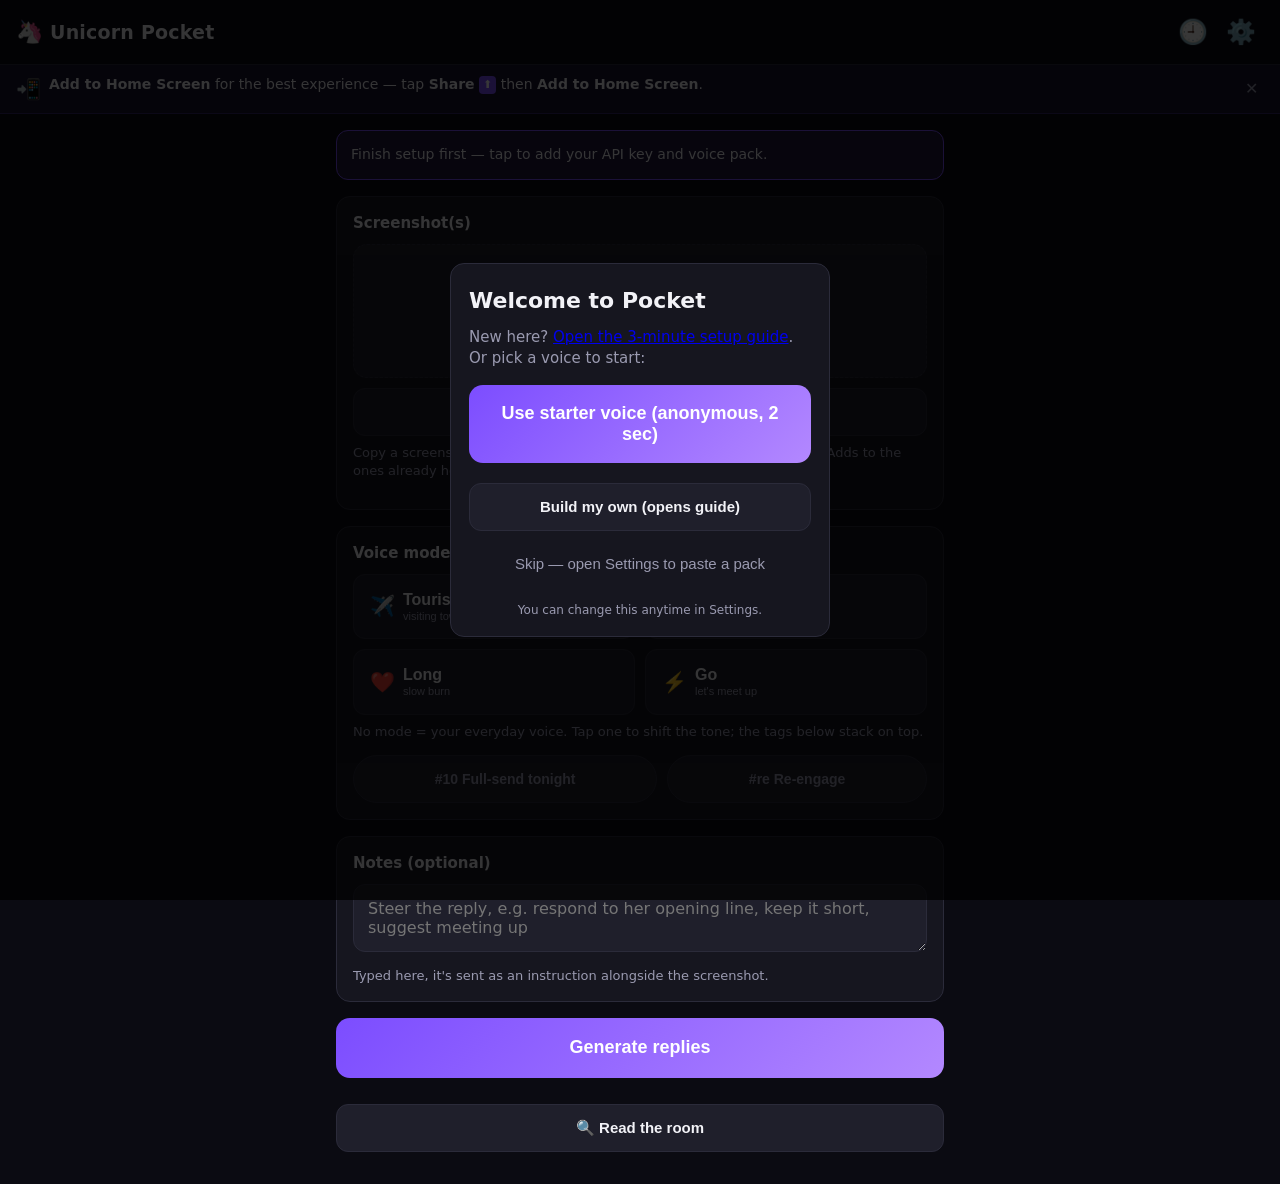
<file: index.html>
<!DOCTYPE html>
<html lang="en">
<head>
  <meta charset="UTF-8" />
  <meta name="viewport" content="width=device-width, initial-scale=1, viewport-fit=cover" />
  <title>Unicorn Pocket</title>

  <!-- Content-Security-Policy (P2, v25): the load-bearing directive is script-src 'self'
       — the app has ZERO inline <script> (only the 3 external src tags at the bottom),
       so this blocks any injected-script execution, which is the real mitigation for
       BYO-key exfil (the key lives in localStorage). connect-src is intentionally broad
       (https:) because the app legitimately fetches USER-SUPPLIED endpoints: the custom
       Worker proxy (any *.workers.dev) and pack URLs via loadPackFromUrl (any https) —
       a stricter allowlist would break those real features. style-src allows 'unsafe-inline'
       because index.html carries a few inline style="" attributes. GitHub Pages can't set
       HTTP headers, so a meta http-equiv is the only available control. -->
  <meta http-equiv="Content-Security-Policy" content="default-src 'self'; script-src 'self'; connect-src 'self' https:; img-src 'self' data: blob:; style-src 'self' 'unsafe-inline'; object-src 'none'; base-uri 'self'; form-action 'none'" />

  <!-- iOS PWA / installability -->
  <meta name="apple-mobile-web-app-capable" content="yes" />
  <meta name="mobile-web-app-capable" content="yes" />
  <meta name="apple-mobile-web-app-status-bar-style" content="black-translucent" />
  <meta name="apple-mobile-web-app-title" content="Unicorn" />
  <meta name="theme-color" content="#0b0b12" />
  <link rel="manifest" href="manifest.webmanifest" />
  <link rel="apple-touch-icon" href="icons/icon-180.png" />
  <link rel="icon" type="image/png" sizes="192x192" href="icons/icon-192.png" />

  <link rel="stylesheet" href="styles.css" />
</head>
<body>
  <header class="topbar">
    <div class="brand"><span class="brand-mark">🦄</span> Unicorn Pocket</div>
    <div class="topbar-actions">
      <button id="navHistory" class="icon-btn" aria-label="History" title="History">🕘</button>
      <button id="navSettings" class="icon-btn" aria-label="Settings" title="Settings">⚙️</button>
    </div>
  </header>

  <!-- First-run modal (v17): shown when no voice pack is configured. Replaces
       the old "open Settings immediately" first-run behaviour with a small
       starter/build/skip choice so testers know which tap unblocks them. -->
  <div id="firstRunModal" class="modal-overlay hidden" role="dialog" aria-modal="true" aria-labelledby="firstRunTitle">
    <div class="modal-card">
      <h2 id="firstRunTitle" class="modal-title">Welcome to Pocket</h2>
      <p class="modal-subtitle">New here? <a href="docs/guide.html?doc=setup" target="_blank" rel="noopener">Open the 3-minute setup guide</a>. Or pick a voice to start:</p>
      <button id="modalUseStarterBtn" class="primary-btn" type="button">Use starter voice (anonymous, 2 sec)</button>
      <button id="modalBuildBtn" class="secondary-btn full" type="button">Build my own (opens guide)</button>
      <button id="modalSkipBtn" class="ghost-btn" type="button">Skip — open Settings to paste a pack</button>
      <p class="modal-footnote">You can change this anytime in Settings.</p>
    </div>
  </div>

  <!-- P5: Add-to-Home-Screen hint (v24). Shown once when the app is NOT already
       running in standalone mode (i.e. not installed). Dismissed to localStorage;
       never nags. iOS Safari ignores manifest icons — the apple-touch-icon meta
       above is what gets stamped on the home screen; this hint explains the steps. -->
  <div id="a2hsBanner" class="a2hs-banner hidden" role="banner" aria-live="polite">
    <div class="a2hs-content">
      <span class="a2hs-icon" aria-hidden="true">📲</span>
      <span class="a2hs-text">
        <strong>Add to Home Screen</strong> for the best experience —
        tap <strong>Share</strong> <span class="a2hs-share-icon" aria-label="share icon">⬆</span>
        then <strong>Add to Home Screen</strong>.
      </span>
    </div>
    <button id="a2hsClose" class="a2hs-close" type="button" aria-label="Dismiss">✕</button>
  </div>

  <main>
    <!-- ===================== MAIN SCREEN ===================== -->
    <section id="screenMain" class="screen">
      <div id="setupBanner" class="banner hidden">
        Finish setup first — tap to add your API key and voice pack.
      </div>

      <div class="card">
        <label class="field-label">Screenshot(s)</label>
        <label for="fileInput" class="filedrop" id="fileDrop">
          <span class="filedrop-emoji">📸</span>
          <span class="filedrop-text">Tap to add screenshots from your camera roll</span>
        </label>
        <input id="fileInput" type="file" accept="image/*" multiple hidden />
        <button id="pasteBtn" class="secondary-btn full" type="button">📋 Paste screenshot</button>
        <div class="hint">Copy a screenshot, then paste — no need to save it to your camera roll. Adds to the ones already here (up to 6).</div>
        <div id="thumbs" class="thumbs"></div>
      </div>

      <div class="card">
        <label class="field-label">Voice mode</label>
        <!-- v34: each mode carries a one-line descriptor so a new tester knows what
             it does without guessing. data-mode keys are UNCHANGED (TOURIST/KINK/
             LONG/GO) — purely a label clarification, no composition change. -->
        <div id="modePicker" class="mode-grid">
          <button class="mode-btn" data-mode="TOURIST" type="button"><span class="mode-emoji">✈️</span><span class="mode-text"><span class="mode-name">Tourist</span><span class="mode-desc">visiting town</span></span></button>
          <button class="mode-btn" data-mode="KINK" type="button"><span class="mode-emoji">🔥</span><span class="mode-text"><span class="mode-name">Kink</span><span class="mode-desc">flirty, suggestive</span></span></button>
          <button class="mode-btn" data-mode="LONG" type="button"><span class="mode-emoji">❤️</span><span class="mode-text"><span class="mode-name">Long</span><span class="mode-desc">slow burn</span></span></button>
          <button class="mode-btn" data-mode="GO" type="button"><span class="mode-emoji">⚡️</span><span class="mode-text"><span class="mode-name">Go</span><span class="mode-desc">let's meet up</span></span></button>
        </div>
        <div class="hint">No mode = your everyday voice. Tap one to shift the tone; the tags below stack on top.</div>

        <div class="tag-row">
          <button class="tag-btn" data-tag="#10" type="button">#10 Full-send tonight</button>
          <button class="tag-btn" data-tag="#re" type="button">#re Re-engage</button>
        </div>
      </div>

      <div class="card">
        <label class="field-label" for="notes">Notes (optional)</label>
        <textarea id="notes" class="text-input notes-input" rows="2"
                  placeholder="Steer the reply, e.g. respond to her opening line, keep it short, suggest meeting up" spellcheck="false"></textarea>
        <div class="hint">Typed here, it's sent as an instruction alongside the screenshot.</div>
      </div>

      <button id="generateBtn" class="primary-btn" type="button">Generate replies</button>
      <!-- v39: "Read the room" secondary action — strategic coach read of the screenshot.
           Separate API call with its own prompt; does NOT use the voice pack.
           Wired in init() (CSP: all JS external). -->
      <button id="readRoomBtn" class="secondary-btn full" type="button">🔍 Read the room</button>
      <button id="startOverBtn" class="ghost-btn hidden" type="button">Start over</button>

      <!-- v39: read card — holds the coach's strategic read. Placed above #results
           so it sits between the controls and any generated replies. Hidden until
           readTheRoom() fires; cleared by resetForNextProfile(). -->
      <div id="readCard" class="read-card hidden"></div>

      <div id="status" class="status hidden"></div>
      <!-- v20: shown when results come from a reopened History entry, cleared on fresh generate -->
      <div id="historyBadge" class="history-badge hidden"></div>
      <div id="results" class="results"></div>

      <!-- v32: refine bar — iterate on the 3 options in one tap instead of
           restarting the whole flow. Shown by renderResults() whenever options
           are on screen (fresh OR reopened-from-history), hidden when a new
           generation starts and by Start over. Each chip re-runs generation
           with a tone nudge appended to the USER-TURN instruction (the same
           steering channel as the Notes field) — voice-core.js (the eval-
           certified prompt engine) is NOT touched, so the certified system
           prompt is unchanged. Wired in init() (CSP: all JS external). -->
      <div id="refineBar" class="refine-bar hidden">
        <div id="refineLabel" class="refine-label">Not quite? Tap to refine:</div>
        <div class="refine-chips">
          <button class="refine-chip" data-refine="shorter" type="button">Shorter</button>
          <button class="refine-chip" data-refine="bolder" type="button">Bolder</button>
          <button class="refine-chip" data-refine="funnier" type="button">Funnier</button>
          <button class="refine-chip" data-refine="curious" type="button">More curious</button>
          <button class="refine-chip" data-refine="move" type="button">Make a move</button>
        </div>
        <button id="regenBtn" class="secondary-btn full" type="button">🔄 New options</button>
      </div>
    </section>

    <!-- ===================== SETTINGS SCREEN ===================== -->
    <section id="screenSettings" class="screen hidden">
      <!-- v26: Guided setup card — shown only while setup is incomplete (no key or
           no pack). Walks the user through key → model → test in order so a new
           tester never stares at a blank Settings screen wondering what to do. -->
      <div id="guidedSetup" class="card guided-setup hidden">
        <div class="field-label">Finish setup — 3 quick steps</div>
        <ol class="guided-steps">
          <li><strong>Paste your Claude API key</strong> below. Get one at
            <a href="https://console.anthropic.com" target="_blank" rel="noopener">console.anthropic.com</a>
            → API Keys → Create Key (new accounts get free credit).</li>
          <li><strong>Pick a model</strong> — the default (Claude Sonnet 4.6) is recommended; leave it as is.</li>
          <li><strong>Tap "Test connection"</strong> to confirm your key works before you start.</li>
        </ol>
        <div class="hint">New here? See the <a href="docs/guide.html?doc=quickstart" target="_blank" rel="noopener">5-minute quick start</a>.</div>
      </div>

      <div class="card">
        <label class="field-label" for="apiKey">Anthropic API key</label>
        <input id="apiKey" class="text-input" type="password" autocomplete="off"
               placeholder="sk-ant-..." spellcheck="false" />
        <div class="hint">Stored only on this device (localStorage). Sent directly to Anthropic.</div>
      </div>

      <div class="card">
        <label class="field-label" for="modelSelect">Model</label>
        <select id="modelSelect" class="text-input select-input">
          <optgroup label="Claude — calls Anthropic directly (no proxy)">
            <option value="claude-sonnet-4-6">Claude Sonnet 4.6 — recommended</option>
            <option value="claude-opus-4-8">Claude Opus 4.8 — most capable (pricier)</option>
          </optgroup>
          <optgroup label="GPT — routes through the proxy below">
            <option value="gpt-4o">GPT-4o — recommended</option>
            <option value="gpt-4o-mini">GPT-4o mini — cheaper</option>
          </optgroup>
          <option value="__custom__">Other (type a model id)…</option>
        </select>
        <input id="model" class="text-input hidden" type="text" autocomplete="off"
               placeholder="e.g. claude-haiku-4-5-20251001, o4-mini, gpt-5" spellcheck="false" style="margin-top:8px;" />
        <div class="hint">Claude models call Anthropic directly. GPT models route through the proxy below (needs your OpenAI key + Proxy URL). Pick "Other" to type any model id.</div>
        <button id="testConnBtn" class="secondary-btn full" type="button">Test connection</button>
        <div id="testConnStatus" class="pack-status" aria-live="polite"></div>
      </div>

      <div class="card">
        <label class="field-label">OpenAI (optional)</label>
        <div class="hint" style="margin:0 0 10px;">GPT models can't be called directly from a browser, so they route through a tiny proxy you deploy once. See worker/README.md to deploy it (free).</div>
        <label class="sub-label" for="openaiKey">OpenAI API key</label>
        <input id="openaiKey" class="text-input" type="password" autocomplete="off"
               placeholder="sk-..." spellcheck="false" />
        <label class="sub-label" for="proxyUrl">Proxy URL</label>
        <input id="proxyUrl" class="text-input" type="url" autocomplete="off"
               placeholder="https://unicorn-pocket-proxy.NAME.workers.dev" spellcheck="false" />
        <button id="useSharedProxyBtn" class="ghost-btn" type="button">Use the shared circle proxy</button>
        <div class="hint">Routes GPT through the circle's shared Cloudflare Worker, still on your own OpenAI key. Nothing is stored. Opt-in only — tap to fill the URL above.</div>
      </div>

      <div class="card">
        <label class="field-label">Voice pack</label>
        <div id="packStatus" class="pack-status">No voice pack loaded.</div>

        <button id="useStarterBtn" class="secondary-btn full" type="button">Use starter voice (anonymous, one tap)</button>
        <div class="hint">Or build your own — paste your sent messages and let the app derive a pack on your own API key. <a href="docs/guide.html?doc=voice-pack-from-your-messages" target="_blank" rel="noopener">How to extract messages</a> (30-60 min).</div>

        <!-- v27: in-app build-your-own-voice (P3 chunk 1) -->
        <button id="buildToggleBtn" class="secondary-btn full" type="button">🛠 Build my voice from my messages</button>
        <div id="buildPanel" class="hidden">
          <div class="hint" style="margin: 10px 0 6px;">Paste a few hundred of your own sent messages below, then tap Build. The app makes <strong>one API call</strong> on your own key (~$0.10) to derive a voice description. <strong>Your messages are never stored</strong> — only the resulting voice description is saved. <a href="docs/guide.html?doc=voice-pack-from-your-messages" target="_blank" rel="noopener">How to extract messages</a></div>
          <textarea id="buildCorpus" class="text-input textarea" rows="8"
                    placeholder="Paste your sent messages here…" spellcheck="false"></textarea>
          <button id="buildVoiceBtn" class="primary-btn" type="button">Build my voice</button>
          <div id="buildStatus" class="pack-status" aria-live="polite"></div>
          <div id="buildPreview" class="hidden">
            <div id="buildPreviewSummary" class="pack-status" style="margin: 8px 0;"></div>
            <button id="buildInstallBtn" class="primary-btn" type="button">Use this voice</button>
            <button id="buildDiscardBtn" class="ghost-btn" type="button">Discard</button>
          </div>
        </div>

        <!-- v40: Tune my voice — one-API-call voice correction loop (C3). -->
        <label class="sub-label">Tune my voice</label>
        <div class="hint" style="margin: 4px 0 6px;">Replies a little off? Tell me what to fix, e.g. "too formal", "I'd never say buddy", "more playful". One API call on your own key updates your installed voice.</div>
        <textarea id="tuneGripe" class="text-input" rows="2" placeholder="What's off about your replies?" spellcheck="false"></textarea>
        <button id="tuneVoiceBtn" class="secondary-btn full" type="button">🎚 Tune my voice</button>
        <div id="tuneStatus" class="pack-status" aria-live="polite"></div>
        <div id="tunePreview" class="hidden">
          <div id="tunePreviewText" class="pack-status" style="margin: 6px 0;"></div>
          <button id="tuneApplyBtn" class="primary-btn" type="button">Apply</button>
          <button id="tuneCancelBtn" class="ghost-btn" type="button">Cancel</button>
        </div>

        <!-- v43: voice preview (C9) — hear your voice before going live.
             Uses the SAME voice mode selected on Main + the installed pack.
             Generates sample openers against a fixed demo profile (text-only).
             NOT for sending — just a confidence check. Wired in init() (CSP: JS external). -->
        <button id="previewVoiceBtn" class="secondary-btn full" type="button">▶️ Preview my voice</button>
        <div id="previewStatus" class="pack-status" aria-live="polite"></div>
        <div id="previewCard" class="preview-card hidden"></div>

        <label class="sub-label" for="packUrl">Load from URL</label>
        <div class="row">
          <input id="packUrl" class="text-input" type="url" autocomplete="off"
                 placeholder="https://.../unicorn_voice_pack.json" spellcheck="false" />
          <button id="loadUrlBtn" class="secondary-btn" type="button">Fetch</button>
        </div>

        <label class="sub-label" for="packFile">…or load a .json file (AirDrop it to your phone first)</label>
        <input id="packFile" class="text-input" type="file" accept=".json,application/json" />

        <label class="sub-label" for="packText">…or paste voice-pack JSON</label>
        <textarea id="packText" class="text-input textarea" rows="6"
                  placeholder='{"base_voice":"...","modes":{...},"manual_analyze":"..."}' spellcheck="false"></textarea>
        <button id="savePackBtn" class="secondary-btn full" type="button">Save pasted pack</button>
      </div>

      <!-- P4 (v29): Anonymous usage-events consent toggle. Default OFF — the toggle
           MUST be unchecked on first load. Separate from the GPT shared-proxy opt-in
           (different purpose, different localStorage key: unicorn.eventsConsent).
           Consent copy is verbatim from outputs/p4-events-schema-consent.md §3. -->
      <div class="card">
        <label class="field-label">Privacy &amp; usage stats</label>
        <label class="consent-row" for="eventsConsentToggle">
          <input id="eventsConsentToggle" type="checkbox" class="consent-checkbox" />
          <span class="consent-label">Help improve Unicorn — share anonymous usage stats</span>
        </label>
        <p class="hint consent-copy">
          <strong>Share anonymous usage stats?</strong> Off by default. If you turn this on,
          Unicorn sends a tiny anonymous record each time you generate replies — which voice
          + model you used, how many options came back, which one you copied, how long it
          took, and the app version. <strong>It never sends your screenshots, the
          conversation, the reply text, or your API key</strong> — only counts and timings.
          It helps the user see what's working for the circle. Turn it off any time to stop.
        </p>
      </div>

      <!-- v33: invite-a-friend. Circle growth is invite-only (the user/friends hand
           the link out); this turns that manual chore into a one-tap Web Share
           (with a clipboard-copy fallback). Shares the app's OWN origin URL — the
           bare root lands a new friend in the first-run setup-guide flow. No
           personal data; nothing stored. Wired in init() (CSP: JS external). -->
      <div class="card">
        <label class="field-label">Invite a friend</label>
        <div class="hint" style="margin:0 0 10px;">Share Pocket with someone in your circle. They get the link, which opens the 3-minute setup guide.</div>
        <button id="inviteFriendBtn" class="secondary-btn full" type="button">📨 Share invite link</button>
        <div id="inviteStatus" class="pack-status" aria-live="polite"></div>
      </div>

      <button id="saveSettingsBtn" class="primary-btn" type="button">Save &amp; done</button>
      <button id="backBtn" class="ghost-btn" type="button">Back</button>

      <!-- Version label — set from APP_VERSION by app.js. Gives testers a version
           to report ("I'm on v28, X is broken") and makes the setup-guide footer
           reference ("current version shown in-app") real. -->
      <div id="appVersionLabel" class="version-label"></div>
    </section>

    <!-- ===================== HISTORY SCREEN ===================== -->
    <section id="screenHistory" class="screen hidden">
      <div class="card">
        <label class="field-label">Recent generations</label>
        <div class="hint">Stored only on this device. Tap one to reopen its screenshots and replies, then add a screenshot or regenerate.</div>
      </div>
      <!-- T3: dismissible tip card. Shown until the user taps ×; dismissed state
           persisted to localStorage (key unicorn_history_tip_dismissed). Consent-
           clear: content only leaves the device on explicit Export — this tip does
           NOT change the export payload or privacy contract. Rendered by renderHistory()
           in app.js. -->
      <div id="historyTip" class="history-tip-card hidden">
        <span class="history-tip-text">Tip: after a few replies, tap Export and send the file to whoever set up your voice — it helps tune your replies.</span>
        <button id="historyTipClose" class="history-tip-close" type="button" aria-label="Dismiss tip">×</button>
      </div>
      <!-- v41: outcome filter chips. Populated by app.js; click handlers wired in
           init() (CSP: all JS external). "All" is the default active state. -->
      <div id="historyFilters" class="history-filters">
        <button class="history-filter-chip active" data-filter="all" type="button">All</button>
        <button class="history-filter-chip" data-filter="replied" type="button">💚 Replied</button>
        <button class="history-filter-chip" data-filter="no_reply" type="button">🚫 No reply</button>
        <button class="history-filter-chip" data-filter="ghosted" type="button">👻 Ghosted</button>
      </div>
      <div id="historyList" class="history-list"></div>
      <!-- T3: Export promoted to primary. Visible only when there are entries. -->
      <button id="historyExportBtn" class="primary-btn hidden" type="button">Export history (JSON)</button>
      <button id="historyBackBtn" class="secondary-btn full" type="button">Back</button>
      <button id="historyClearBtn" class="ghost-btn" type="button">Clear all history</button>
    </section>
  </main>

  <!-- voice-core.js MUST load before app.js: app.js delegates prompt composition
       (buildSystemPrompt + HARD_RULES, parseOptions, sanitizeReply) to window.VoiceCore.
       This is the SAME module the eval harness grades, so the app sends the exact
       prompt the eval certifies (no HARD_RULES drift). -->
  <script src="voice-core.js"></script>
  <script src="voicebuild.js"></script>
  <script src="history.js"></script>
  <script src="app.js"></script>
</body>
</html>
</file>
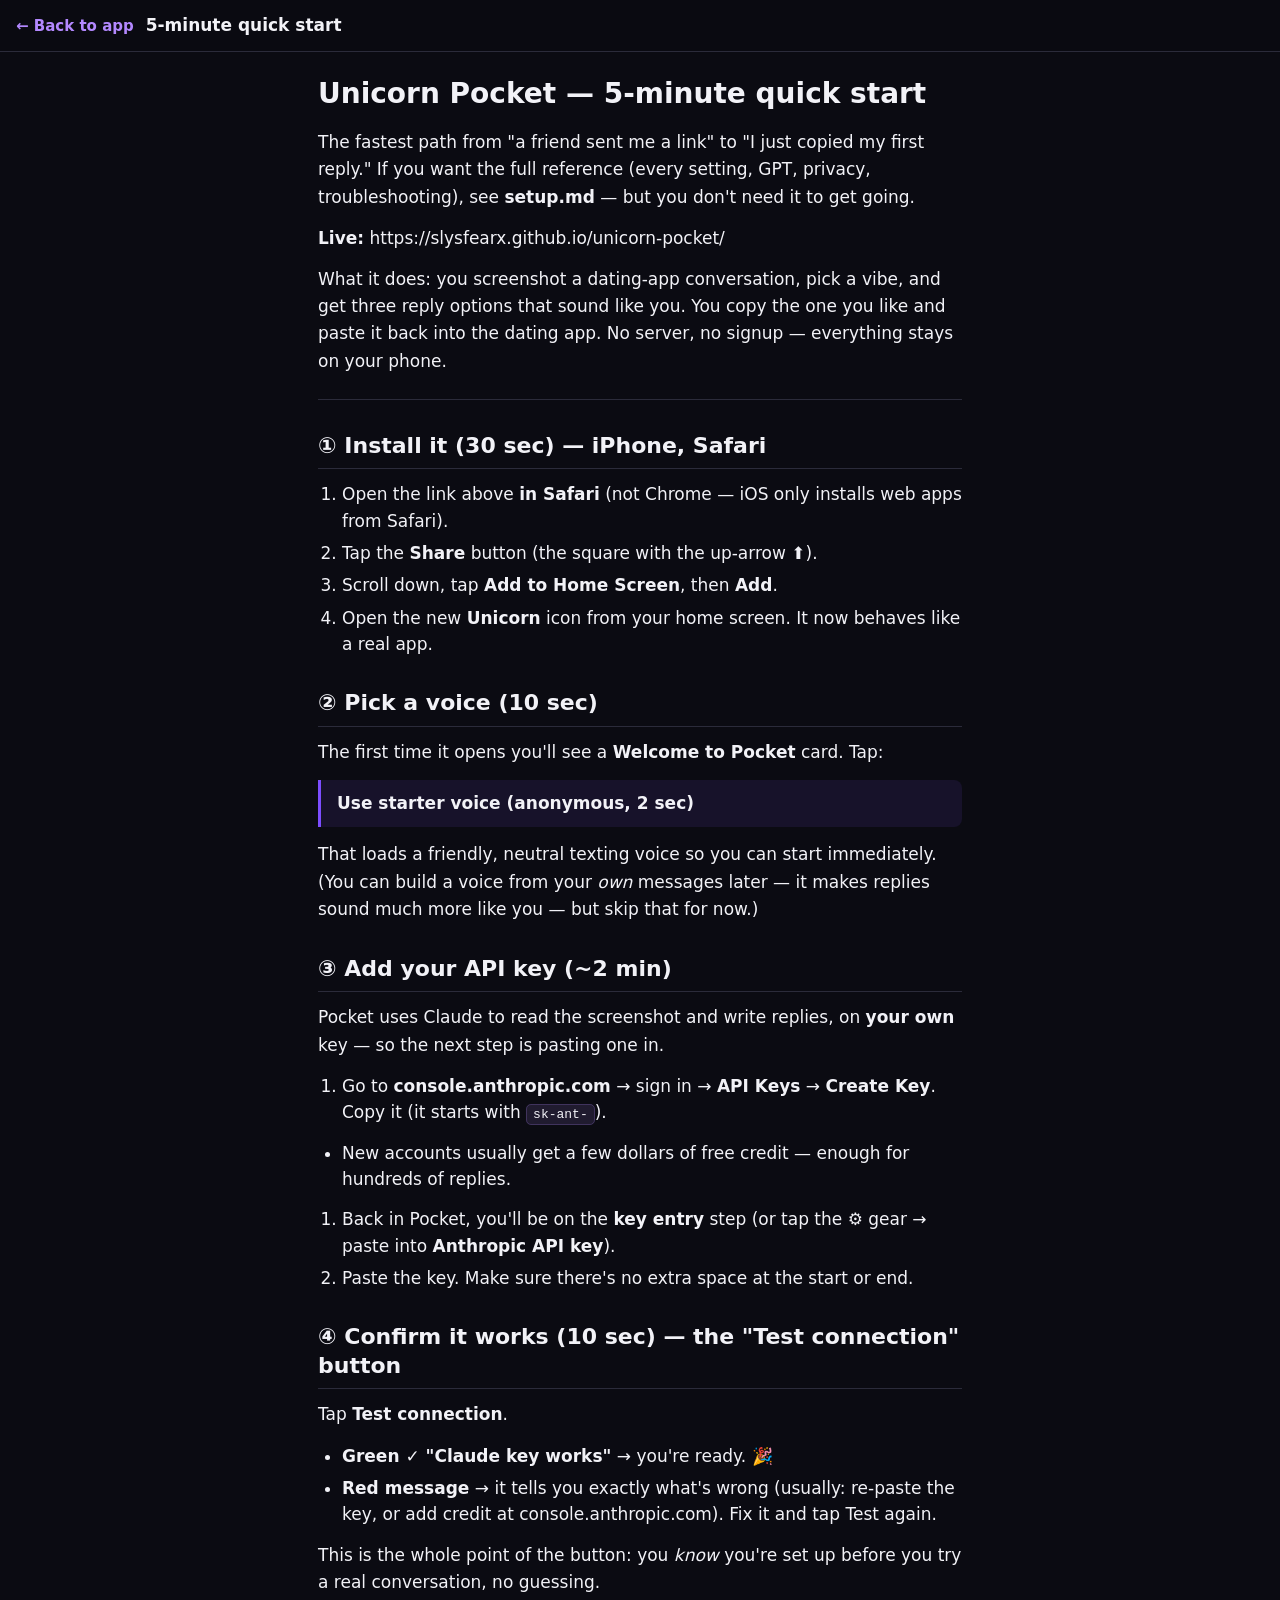
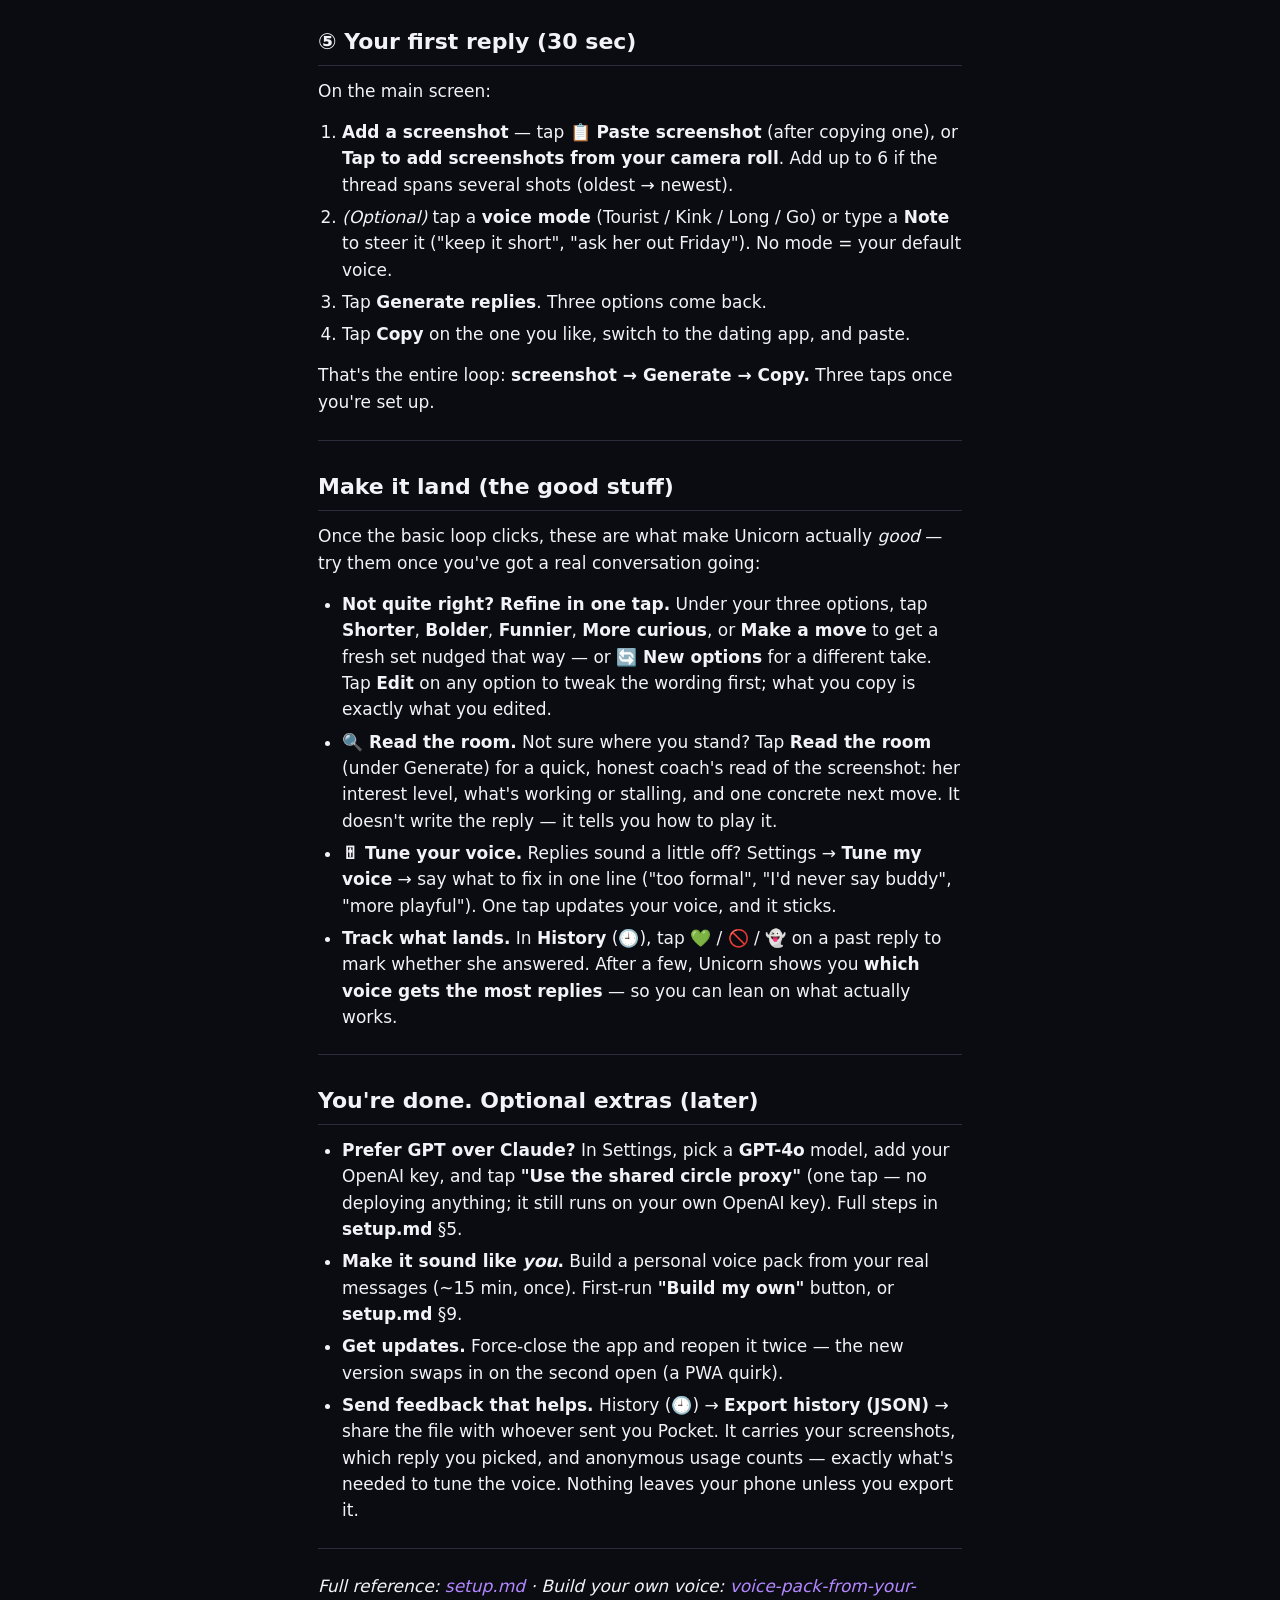
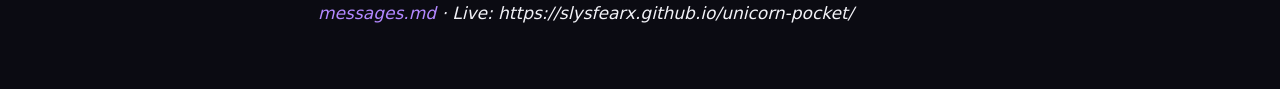
<file: docs/guide.html>
<!DOCTYPE html>
<html lang="en">
<head>
  <meta charset="UTF-8" />
  <meta name="viewport" content="width=device-width, initial-scale=1" />
  <title>Unicorn Pocket — Guide</title>

  <!-- Same CSP as pocket/index.html — script-src 'self' blocks injected scripts. -->
  <meta http-equiv="Content-Security-Policy" content="default-src 'self'; script-src 'self'; connect-src 'self' https:; img-src 'self' data: blob:; style-src 'self' 'unsafe-inline'; object-src 'none'; base-uri 'self'; form-action 'none'" />

  <style>
    :root {
      --bg: #0b0b12;
      --surface: #16161f;
      --border: #2b2b3a;
      --text: #f2f2f7;
      --muted: #9a9ab0;
      --accent: #b388ff;
      --accent-2: #7c4dff;
      --radius: 14px;
    }

    *, *::before, *::after { box-sizing: border-box; }

    html, body {
      margin: 0;
      background: var(--bg);
      color: var(--text);
      font-family: -apple-system, BlinkMacSystemFont, "SF Pro Text", system-ui, sans-serif;
      font-size: 17px;
      line-height: 1.6;
    }

    body {
      padding: 0 0 env(safe-area-inset-bottom, 20px);
    }

    .topbar {
      position: sticky;
      top: 0;
      z-index: 10;
      display: flex;
      align-items: center;
      gap: 12px;
      padding: calc(env(safe-area-inset-top, 0px) + 12px) 16px 12px;
      background: rgba(11, 11, 18, 0.88);
      backdrop-filter: saturate(160%) blur(14px);
      -webkit-backdrop-filter: saturate(160%) blur(14px);
      border-bottom: 1px solid var(--border);
    }

    .back-link {
      color: var(--accent);
      text-decoration: none;
      font-size: 15px;
      font-weight: 600;
      white-space: nowrap;
    }
    .back-link:hover { text-decoration: underline; }

    .topbar-title {
      font-weight: 700;
      font-size: 17px;
      overflow: hidden;
      text-overflow: ellipsis;
      white-space: nowrap;
    }

    .content {
      max-width: 680px;
      margin: 0 auto;
      padding: 24px 18px 48px;
    }

    .loading {
      color: var(--muted);
      font-size: 15px;
      padding: 48px 0;
      text-align: center;
    }

    .error-card {
      background: var(--surface);
      border: 1px solid #ff6b6b;
      border-radius: var(--radius);
      padding: 18px;
      color: #ff6b6b;
      font-size: 15px;
    }

    /* ---------- rendered markdown ---------- */
    .content h1 { font-size: 28px; font-weight: 700; margin: 0 0 18px; line-height: 1.25; }
    .content h2 { font-size: 22px; font-weight: 700; margin: 32px 0 12px; line-height: 1.3; border-bottom: 1px solid var(--border); padding-bottom: 8px; }
    .content h3 { font-size: 18px; font-weight: 600; margin: 24px 0 10px; }
    .content h4 { font-size: 16px; font-weight: 600; margin: 20px 0 8px; }
    .content h5, .content h6 { font-size: 15px; font-weight: 600; margin: 16px 0 6px; color: var(--muted); }

    .content p { margin: 0 0 14px; }

    .content a { color: var(--accent); text-decoration: none; }
    .content a:hover { text-decoration: underline; }

    .content code {
      font-family: ui-monospace, "SF Mono", Menlo, Consolas, monospace;
      font-size: 13px;
      background: rgba(179, 136, 255, 0.12);
      border: 1px solid rgba(179, 136, 255, 0.22);
      border-radius: 5px;
      padding: 2px 6px;
    }

    .content pre {
      background: #0e0e18;
      border: 1px solid var(--border);
      border-radius: var(--radius);
      padding: 14px 16px;
      overflow-x: auto;
      margin: 0 0 16px;
      -webkit-overflow-scrolling: touch;
    }
    .content pre code {
      background: none;
      border: none;
      padding: 0;
      font-size: 13px;
      line-height: 1.5;
    }

    .content ul, .content ol {
      margin: 0 0 14px;
      padding-left: 24px;
    }
    .content li { margin-bottom: 6px; line-height: 1.55; }

    .content blockquote {
      border-left: 3px solid var(--accent-2);
      margin: 0 0 14px 0;
      padding: 10px 16px;
      background: rgba(124, 77, 255, 0.10);
      border-radius: 0 8px 8px 0;
    }
    .content blockquote p { margin: 0 0 6px; }
    .content blockquote p:last-child { margin: 0; }

    .content hr {
      border: none;
      border-top: 1px solid var(--border);
      margin: 24px 0;
    }

    .content table {
      width: 100%;
      border-collapse: collapse;
      margin: 0 0 16px;
      font-size: 14px;
      overflow-x: auto;
      display: block;
    }
    .content th {
      background: rgba(124, 77, 255, 0.14);
      padding: 10px 12px;
      text-align: left;
      font-weight: 600;
      border: 1px solid var(--border);
    }
    .content td {
      padding: 9px 12px;
      border: 1px solid var(--border);
      vertical-align: top;
    }
    .content tr:nth-child(even) td { background: rgba(255, 255, 255, 0.03); }

    .content strong { font-weight: 700; }
    .content em { font-style: italic; color: inherit; }
  </style>
</head>
<body>
  <div class="topbar">
    <a class="back-link" href="../index.html">← Back to app</a>
    <span class="topbar-title" id="docTitle">Guide</span>
  </div>
  <div class="content" id="docContent">
    <div class="loading">Loading…</div>
  </div>

  <!-- Both external (script-src 'self'). An inline bootstrap would be CSP-blocked. -->
  <script src="guide.js"></script>
  <script src="guide-boot.js"></script>
</body>
</html>
</file>
<file: styles.css>
:root {
  --bg: #0b0b12;
  --surface: #16161f;
  --surface-2: #1f1f2b;
  --border: #2b2b3a;
  --text: #f2f2f7;
  --muted: #9a9ab0;
  --accent: #b388ff;
  --accent-2: #7c4dff;
  --ok: #4ade80;
  --err: #ff6b6b;
  --radius: 14px;
}

* { box-sizing: border-box; -webkit-tap-highlight-color: transparent; }

html, body {
  margin: 0;
  background: var(--bg);
  color: var(--text);
  font-family: -apple-system, BlinkMacSystemFont, "SF Pro Text", system-ui, sans-serif;
  font-size: 17px;
  line-height: 1.4;
}

body {
  padding-bottom: env(safe-area-inset-bottom);
}

.topbar {
  position: sticky;
  top: 0;
  z-index: 10;
  display: flex;
  align-items: center;
  justify-content: space-between;
  padding: calc(env(safe-area-inset-top) + 12px) 16px 12px;
  background: rgba(11, 11, 18, 0.85);
  backdrop-filter: saturate(160%) blur(14px);
  -webkit-backdrop-filter: saturate(160%) blur(14px);
  border-bottom: 1px solid var(--border);
}

.brand { font-weight: 700; font-size: 19px; letter-spacing: 0.2px; }
.brand-mark { font-size: 22px; }

.icon-btn {
  background: none;
  border: none;
  font-size: 24px;
  color: var(--text);
  padding: 6px 8px;
  cursor: pointer;
}
.topbar-actions { display: flex; align-items: center; gap: 2px; }

main { padding: 16px; max-width: 640px; margin: 0 auto; }

.screen { display: flex; flex-direction: column; gap: 16px; }
.hidden { display: none !important; }

.card {
  background: var(--surface);
  border: 1px solid var(--border);
  border-radius: var(--radius);
  padding: 16px;
}

.field-label { display: block; font-weight: 600; margin-bottom: 10px; font-size: 15px; }
.sub-label { display: block; font-size: 13px; color: var(--muted); margin: 14px 0 6px; }
.hint { color: var(--muted); font-size: 13px; margin-top: 8px; }

/* ---------- file drop ---------- */
.filedrop {
  display: flex;
  flex-direction: column;
  align-items: center;
  justify-content: center;
  gap: 8px;
  padding: 28px 16px;
  border: 1.5px dashed var(--border);
  border-radius: var(--radius);
  background: var(--surface-2);
  cursor: pointer;
  text-align: center;
}
.filedrop-emoji { font-size: 34px; }
.filedrop-text { color: var(--muted); font-size: 15px; }

.thumbs { display: flex; flex-wrap: wrap; gap: 8px; margin-top: 12px; }
.thumb {
  position: relative;
  width: 72px; height: 72px;
  border-radius: 10px;
  overflow: hidden;
  border: 1px solid var(--border);
}
.thumb img { width: 100%; height: 100%; object-fit: cover; display: block; }
.thumb .rm {
  position: absolute; top: 2px; right: 2px;
  width: 22px; height: 22px;
  border-radius: 50%;
  border: none;
  background: rgba(0,0,0,0.7);
  color: #fff;
  font-size: 14px;
  line-height: 22px;
  text-align: center;
  cursor: pointer;
  padding: 0;
}

/* ---------- mode grid ---------- */
.mode-grid {
  display: grid;
  grid-template-columns: 1fr 1fr;
  gap: 10px;
}
.mode-btn {
  display: flex;
  align-items: center;
  gap: 8px;
  padding: 16px;
  font-size: 16px;
  font-weight: 600;
  color: var(--text);
  background: var(--surface-2);
  border: 1.5px solid var(--border);
  border-radius: 12px;
  cursor: pointer;
  min-height: 56px;
}
.mode-btn.active {
  border-color: var(--accent);
  background: linear-gradient(135deg, rgba(124,77,255,0.28), rgba(179,136,255,0.14));
}
.mode-emoji { font-size: 20px; }
/* v34: two-line mode label (name + descriptor) so each mode self-explains. */
.mode-text { display: flex; flex-direction: column; align-items: flex-start; gap: 1px; min-width: 0; }
.mode-name { font-weight: 600; font-size: 16px; line-height: 1.15; }
.mode-desc { font-weight: 500; font-size: 11px; color: var(--muted); line-height: 1.1; }
.mode-btn.active .mode-desc { color: var(--text); }

.tag-row { display: flex; flex-wrap: wrap; gap: 10px; margin-top: 14px; }
.tag-btn {
  flex: 1 1 auto;
  padding: 12px 14px;
  font-size: 14px;
  font-weight: 600;
  color: var(--muted);
  background: var(--surface-2);
  border: 1.5px solid var(--border);
  border-radius: 999px;
  cursor: pointer;
  min-height: 48px;
}
.tag-btn.active { color: var(--text); border-color: var(--accent-2); background: rgba(124,77,255,0.22); }

/* ---------- buttons ---------- */
.primary-btn {
  width: 100%;
  padding: 18px;
  font-size: 18px;
  font-weight: 700;
  color: #fff;
  background: linear-gradient(135deg, var(--accent-2), var(--accent));
  border: none;
  border-radius: 14px;
  cursor: pointer;
  min-height: 60px;
}
.primary-btn:disabled { opacity: 0.5; cursor: default; }

.secondary-btn {
  padding: 14px 16px;
  font-size: 15px;
  font-weight: 600;
  color: var(--text);
  background: var(--surface-2);
  border: 1.5px solid var(--border);
  border-radius: 12px;
  cursor: pointer;
  min-height: 48px;
}
.secondary-btn.full { width: 100%; margin-top: 10px; }

.ghost-btn {
  width: 100%;
  padding: 14px;
  font-size: 15px;
  color: var(--muted);
  background: none;
  border: none;
  cursor: pointer;
}

/* "Start over" — low-emphasis reset under the Generate CTA. Reuses .ghost-btn
   but gets a little breathing room + a hairline so it reads as a distinct,
   tappable action rather than crowding the primary button. */
#startOverBtn {
  margin-top: 10px;
  border: 1.5px solid var(--border);
  border-radius: 12px;
  min-height: 48px;
}

/* ---------- inputs ---------- */
.text-input {
  width: 100%;
  padding: 14px;
  font-size: 16px;
  color: var(--text);
  background: var(--surface-2);
  border: 1.5px solid var(--border);
  border-radius: 12px;
  outline: none;
}
.text-input:focus { border-color: var(--accent); }
/* v22: Model dropdown shares the .text-input box; keep the native arrow for
   affordance (iOS renders its native picker wheel). */
select.select-input { cursor: pointer; }
.textarea { resize: vertical; font-family: ui-monospace, "SF Mono", Menlo, monospace; font-size: 13px; }
/* Notes field: force the system font + 16px to override the UA <textarea>
   monospace default (the bare .text-input doesn't set font-family, so the UA
   monospace wins otherwise). 16px also prevents iOS zoom-on-focus. NOT the
   monospace .textarea used for JSON paste. */
.notes-input { resize: vertical; min-height: 52px; font-family: inherit; font-size: 16px; }
.row { display: flex; gap: 8px; align-items: stretch; }
.row .text-input { flex: 1; }

/* ---------- banner / status / pack ---------- */
.banner {
  background: rgba(124,77,255,0.18);
  border: 1px solid var(--accent-2);
  border-radius: 12px;
  padding: 14px;
  font-size: 14px;
  cursor: pointer;
}
.status {
  padding: 14px;
  border-radius: 12px;
  font-size: 14px;
  background: var(--surface);
  border: 1px solid var(--border);
}
.status.loading { color: var(--accent); }
.status.error { color: var(--err); border-color: var(--err); white-space: pre-wrap; }

.pack-status { font-size: 14px; color: var(--muted); }
.pack-status.ok { color: var(--ok); }
.pack-status.bad { color: var(--err); }

/* P4 (v29): events-consent toggle row */
.consent-row {
  display: flex;
  align-items: flex-start;
  gap: 10px;
  cursor: pointer;
  margin-bottom: 8px;
}
.consent-checkbox {
  flex-shrink: 0;
  margin-top: 2px;
  width: 18px;
  height: 18px;
  accent-color: var(--accent);
  cursor: pointer;
}
.consent-label {
  font-size: 15px;
  color: var(--text);
  line-height: 1.4;
}
.consent-copy {
  margin-top: 4px;
}

/* v20: "from history" badge — shown above results when they come from a
   reopened History entry. Muted + small so it doesn't compete with the
   replies; cleared automatically when fresh generation runs. */
.history-badge {
  font-size: 12px;
  color: var(--muted);
  text-align: center;
  padding: 6px 0 2px;
  letter-spacing: 0.02em;
}

/* ---------- guided setup card (v26) ---------- */
/* Accent border/background distinguishes this orientation card from data-entry
   cards. Uses --accent-2 at low opacity so it reads as guidance, not an error.
   The card is shown only while setup is incomplete (refreshGuidedSetup). */
.guided-setup {
  border-color: var(--accent-2);
  background: rgba(124,77,255,0.10);
}
.guided-steps {
  margin: 10px 0 0;
  padding-left: 22px;
  display: flex;
  flex-direction: column;
  gap: 10px;
}
.guided-steps li {
  font-size: 14px;
  color: var(--text);
  line-height: 1.45;
}
.guided-steps a { color: var(--accent); text-decoration: none; }
.guided-steps a:hover { text-decoration: underline; }

/* ---------- results ---------- */
.results { display: flex; flex-direction: column; gap: 12px; }
.result-card {
  background: var(--surface);
  border: 1px solid var(--border);
  border-radius: var(--radius);
  padding: 16px;
}
.result-text { font-size: 16px; line-height: 1.5; white-space: pre-wrap; }
/* v32: inline-editable state for a result reply. Tapping Edit turns the text
   into a contentEditable field; this gives it an accent outline + a panel
   background so it's visibly editable, and a little inset padding for caret room. */
.result-text.editing {
  outline: 1.5px solid var(--accent);
  background: var(--surface-2);
  border-radius: 8px;
  padding: 8px 10px;
  margin: -8px -10px 0;
}
.result-text.editing:focus { outline: 1.5px solid var(--accent); }

/* v32: per-option actions row — Edit + Copy side by side under the reply. */
.result-actions { display: flex; gap: 8px; margin-top: 12px; }
.edit-btn {
  flex: 0 0 auto;
  padding: 12px 16px;
  font-size: 15px;
  font-weight: 600;
  color: var(--muted);
  background: var(--surface-2);
  border: 1.5px solid var(--border);
  border-radius: 12px;
  cursor: pointer;
  min-height: 48px;
}
.copy-btn {
  flex: 1;
  padding: 12px;
  font-size: 15px;
  font-weight: 600;
  color: var(--text);
  background: var(--surface-2);
  border: 1.5px solid var(--border);
  border-radius: 12px;
  cursor: pointer;
  min-height: 48px;
  transition: background 0.15s, border-color 0.15s, color 0.15s;
}
.copy-btn.copied { color: #0b0b12; background: var(--ok); border-color: var(--ok); }

/* v32: refine bar — the iterate-in-one-tap surface under the results. Pill
   chips reuse the .tag-btn aesthetic; the whole bar is shown by renderResults
   and hidden when a generation starts / on Start over. */
.refine-bar {
  display: flex;
  flex-direction: column;
  gap: 10px;
  padding: 14px;
  background: var(--surface);
  border: 1px solid var(--border);
  border-radius: var(--radius);
}
.refine-label { font-size: 13px; color: var(--muted); font-weight: 600; }
.refine-chips { display: flex; flex-wrap: wrap; gap: 8px; }
.refine-chip {
  flex: 1 1 auto;
  padding: 10px 14px;
  font-size: 14px;
  font-weight: 600;
  color: var(--muted);
  background: var(--surface-2);
  border: 1.5px solid var(--border);
  border-radius: 999px;
  cursor: pointer;
  min-height: 44px;
}
.refine-chip:active { color: var(--text); border-color: var(--accent); }
/* v36: the nudge that produced the current results — persistent highlight (distinct
   from the momentary :active tap state). */
.refine-chip.active { color: var(--text); border-color: var(--accent); background: rgba(124,77,255,0.22); }
.refine-chip:disabled { opacity: 0.5; cursor: default; }
#regenBtn { margin-top: 2px; }
#regenBtn:disabled { opacity: 0.5; cursor: default; }

.spinner {
  display: inline-block;
  width: 16px; height: 16px;
  border: 2px solid rgba(179,136,255,0.3);
  border-top-color: var(--accent);
  border-radius: 50%;
  animation: spin 0.7s linear infinite;
  vertical-align: -3px;
  margin-right: 8px;
}
@keyframes spin { to { transform: rotate(360deg); } }

/* ---------- history ---------- */
.history-list { display: flex; flex-direction: column; gap: 10px; }
.history-item {
  display: flex;
  gap: 12px;
  align-items: center;
  background: var(--surface);
  border: 1px solid var(--border);
  border-radius: var(--radius);
  padding: 12px;
  cursor: pointer;
  width: 100%;
}
.history-item:active { border-color: var(--accent); }
.history-thumbs { display: flex; gap: 4px; flex-shrink: 0; }
.history-thumbs img {
  width: 40px; height: 40px;
  object-fit: cover;
  border-radius: 6px;
  border: 1px solid var(--border);
  display: block;
}
.history-body { flex: 1; min-width: 0; }
.history-snippet {
  font-size: 14px;
  color: var(--text);
  overflow: hidden;
  display: -webkit-box;
  -webkit-line-clamp: 2;
  -webkit-box-orient: vertical;
}
.history-meta { font-size: 12px; color: var(--muted); margin-top: 4px; }
/* v16: small "✓" inline marker on the option the user Copy'd (chosenIndex). */
.history-chosen-mark { color: var(--ok); font-weight: 600; }
/* v16: italic preview of the user's steering Note, dimmed under the meta. */
.history-notes {
  font-size: 12px;
  color: var(--muted);
  font-style: italic;
  margin-top: 4px;
  overflow: hidden;
  text-overflow: ellipsis;
  white-space: nowrap;
}
.history-del {
  flex-shrink: 0;
  width: 28px; height: 28px;
  border-radius: 50%;
  border: 1px solid var(--border);
  background: var(--surface-2);
  color: var(--muted);
  font-size: 16px; line-height: 1;
  cursor: pointer; padding: 0;
}
.history-empty { color: var(--muted); font-size: 14px; text-align: center; padding: 24px; }
/* v21: device-local app-use summary line at the top of History. */
.history-usage { color: var(--muted); font-size: 12px; padding: 4px 2px 12px; border-bottom: 1px solid var(--border, #2a2a3a); margin-bottom: 10px; }

/* v41: outcome filter chip row — mirrors the refine-chip visual language for
   consistency: pill shape, accent border on active, dark palette. Placed above
   #historyList so chips are always in reach without scrolling. */
.history-filters {
  display: flex;
  flex-wrap: wrap;
  gap: 8px;
  padding: 2px 0 10px;
}
.history-filter-chip {
  flex: 1 1 auto;
  padding: 8px 12px;
  font-size: 13px;
  font-weight: 600;
  color: var(--muted);
  background: var(--surface-2);
  border: 1.5px solid var(--border);
  border-radius: 999px;
  cursor: pointer;
  min-height: 36px;
  transition: border-color 0.15s, background 0.15s, color 0.15s;
}
.history-filter-chip.active {
  color: var(--text);
  border-color: var(--accent);
  background: rgba(124, 77, 255, 0.22);
}
.history-filter-chip:active { color: var(--text); border-color: var(--accent); }

/* v41: insight line — muted, slightly accented one-liner at the top of the list.
   Only rendered when totalTagged >= 3 AND a best mode exists. */
.history-insight {
  font-size: 13px;
  color: var(--muted);
  padding: 8px 12px;
  background: rgba(124, 77, 255, 0.08);
  border: 1px solid rgba(124, 77, 255, 0.20);
  border-radius: 10px;
  margin-bottom: 4px;
  line-height: 1.4;
}

/* v37: outcome control row — three pill buttons (💚 Replied / 🚫 No reply / 👻 Ghosted)
   that the user taps after they know if the reply landed. Compact enough to live inside
   the history card without pushing it too tall; 44px tap-target floor per iOS HIG. */
.history-outcome {
  display: flex;
  gap: 6px;
  margin-top: 8px;
}
.outcome-btn {
  flex: 1;
  min-height: 36px;
  padding: 0 4px;
  font-size: 16px;
  border: 1px solid var(--border);
  border-radius: 20px;
  background: var(--surface-2);
  color: var(--muted);
  cursor: pointer;
  transition: border-color 0.15s, background 0.15s, color 0.15s;
}
.outcome-btn.active {
  border-color: var(--accent);
  background: rgba(179, 136, 255, 0.15);
  color: var(--text);
}

/* T3: History tip card — dismissible nudge to export. Low-weight surface
   (inline with history flow, not a modal), accent border for salience, × in
   the corner. Persisted dismiss via localStorage so it never nags. */
.history-tip-card {
  display: flex;
  align-items: flex-start;
  gap: 10px;
  padding: 12px 14px;
  background: rgba(124, 77, 255, 0.10);
  border: 1px solid rgba(124, 77, 255, 0.30);
  border-radius: 12px;
  font-size: 14px;
  line-height: 1.45;
  color: var(--text);
}
.history-tip-text { flex: 1; }
.history-tip-close {
  flex-shrink: 0;
  background: none;
  border: none;
  color: var(--muted);
  font-size: 18px;
  line-height: 1;
  cursor: pointer;
  padding: 0 2px;
}

/* Settings footer version label (set from APP_VERSION by app.js). */
.version-label { color: var(--muted); font-size: 12px; text-align: center; margin-top: 14px; }

/* v17: first-run modal overlay. High z-index, dims the app behind, content
   centered. Compact so it fits without scroll on small phones. */
.modal-overlay {
  position: fixed;
  inset: 0;
  background: rgba(0, 0, 0, 0.78);
  z-index: 100;
  display: flex;
  align-items: center;
  justify-content: center;
  padding: 20px;
  padding-top: max(20px, env(safe-area-inset-top));
  padding-bottom: max(20px, env(safe-area-inset-bottom));
}
.modal-card {
  background: var(--surface);
  border: 1px solid var(--border);
  border-radius: var(--radius);
  padding: 22px 18px 18px;
  max-width: 380px;
  width: 100%;
  display: flex;
  flex-direction: column;
  gap: 10px;
}
.modal-title { font-size: 22px; font-weight: 700; margin: 0; color: var(--text); }
.modal-subtitle { color: var(--muted); margin: 0 0 6px; font-size: 15px; }
.modal-footnote { color: var(--muted); font-size: 12px; text-align: center; margin: 6px 0 0; }

/* v24: Add-to-Home-Screen hint banner. Sits below the topbar, above <main>.
   Low visual weight so it doesn't compete with the core loop — just enough
   for a non-tech friend to notice and act on it. Hidden once dismissed or
   if already running standalone. */
.a2hs-banner {
  display: flex;
  align-items: center;
  justify-content: space-between;
  gap: 10px;
  padding: 10px 16px;
  background: rgba(124, 77, 255, 0.12);
  border-bottom: 1px solid rgba(124, 77, 255, 0.28);
  font-size: 14px;
  line-height: 1.4;
}
.a2hs-content {
  display: flex;
  align-items: flex-start;
  gap: 8px;
  flex: 1;
  min-width: 0;
}
.a2hs-icon { font-size: 20px; flex-shrink: 0; }
.a2hs-text { color: var(--text); }
.a2hs-share-icon {
  display: inline-block;
  background: var(--accent-2);
  color: #fff;
  border-radius: 4px;
  font-size: 11px;
  padding: 1px 4px;
  vertical-align: middle;
}
.a2hs-close {
  flex-shrink: 0;
  background: none;
  border: none;
  color: var(--muted);
  font-size: 16px;
  cursor: pointer;
  padding: 4px 6px;
  line-height: 1;
}

/* v38: loading skeleton — 3 ghost cards shown in #results during generation.
   They telegraph the shape of the reply cards and reduce perceived wait time.
   A subtle opacity pulse draws the eye without being distracting. */
.result-card.skeleton {
  pointer-events: none; /* non-interactive while loading */
}
.skeleton-line {
  height: 14px;
  border-radius: 7px;
  background: var(--surface-2);
  margin-bottom: 10px;
  animation: skeleton-pulse 1.4s ease-in-out infinite;
}
/* Shorter second line — mimics the variable-length structure of a reply text. */
.skeleton-line.short {
  width: 60%;
  margin-bottom: 0;
}
@keyframes skeleton-pulse {
  0%, 100% { opacity: 0.5; }
  50%       { opacity: 1; }
}
/* Respect user preference for reduced motion — static muted blocks, no animation. */
@media (prefers-reduced-motion: reduce) {
  .skeleton-line { animation: none; opacity: 0.5; }
}

/* v39: "Read the room" strategic coach read card. Distinct from .result-card
   (which holds reply options) via a left accent border + muted tint so it reads
   as "analysis" not "a reply to copy". */
.read-card {
  background: var(--surface);
  border: 1px solid var(--border);
  border-left: 3px solid var(--accent-2);
  border-radius: var(--radius);
  padding: 16px;
  display: flex;
  flex-direction: column;
  gap: 0;
}
/* Each line of the read is a block so section labels + body flow naturally. */
.read-line {
  font-size: 15px;
  line-height: 1.55;
  color: var(--text);
  white-space: pre-wrap;
}
/* Empty lines (between sections) get a little vertical breathing room. */
.read-line:empty {
  height: 0.6em;
}
/* Bold section labels (READ: / WORKING / STALLING: / NEXT MOVE:). */
.read-label {
  font-weight: 700;
  color: var(--accent);
}
/* Loading state inside the read card. */
.read-loading {
  font-size: 14px;
  color: var(--accent);
}
/* Error state inside the read card. */
.read-error {
  font-size: 14px;
  color: var(--err);
  white-space: pre-wrap;
}
/* v44: C10 — "Write replies with this in mind" CTA button inside the read card.
   Full-width, dark palette, sits clearly below the read text. Reuses the
   secondary-btn visual language but with the accent colour border to connect
   it semantically to the read card's left-accent stripe. */
.read-cta {
  width: 100%;
  margin-top: 14px;
  padding: 13px 16px;
  font-size: 15px;
  font-weight: 600;
  color: var(--text);
  background: var(--surface-2);
  border: 1.5px solid var(--accent-2);
  border-radius: 12px;
  cursor: pointer;
  min-height: 48px;
}
.read-cta:active { opacity: 0.75; }

/* v43: voice preview card (C9). Distinct from .result-card (reply options) and
   .read-card (strategic read) via a dashed border + muted tint — communicates
   "sample / preview" rather than "real reply to send". */
.preview-card {
  background: var(--surface-2);
  border: 1.5px dashed var(--border);
  border-radius: var(--radius);
  padding: 14px 16px;
  display: flex;
  flex-direction: column;
  gap: 0;
  margin-top: 8px;
}
/* Header line — mode label + "not for sending" qualifier. Muted, small. */
.preview-head {
  font-size: 12px;
  color: var(--muted);
  margin-bottom: 10px;
  font-style: italic;
}
/* Each sample opener. No Copy/Edit buttons — view-only. */
.preview-sample {
  font-size: 15px;
  line-height: 1.5;
  color: var(--text);
  padding: 8px 0;
  border-top: 1px solid var(--border);
  white-space: pre-wrap;
}
.preview-sample:first-of-type {
  border-top: none;
  padding-top: 0;
}
</file>
